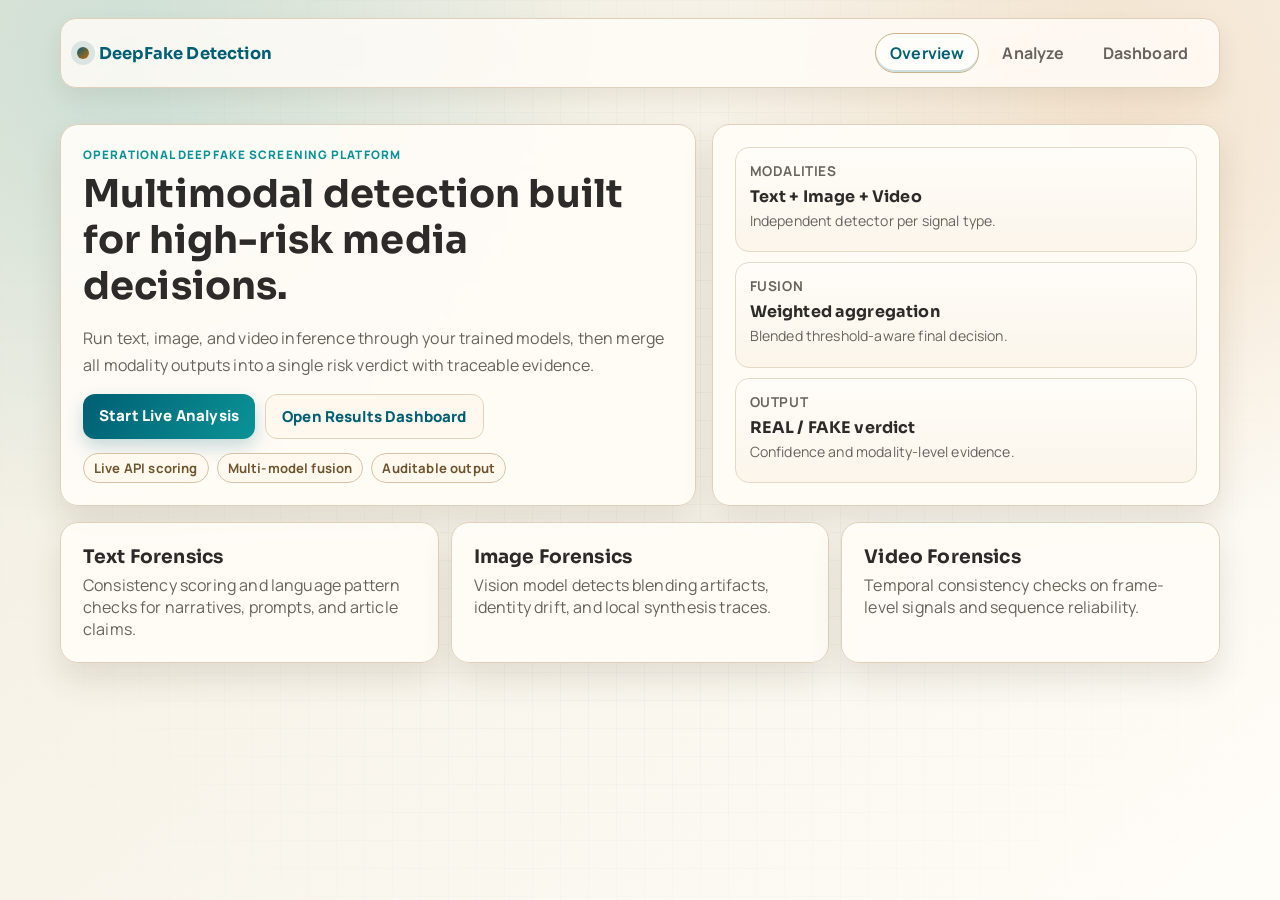
<file: DeepFake-main/app/frontend/index.html>
<!doctype html>
<html lang="en">

<head>
  <meta charset="UTF-8" />
  <meta name="viewport" content="width=device-width, initial-scale=1.0" />
  <title>DeepFake Detection | Multi-Modal Deepfake Detection</title>
  <link rel="preconnect" href="https://fonts.googleapis.com" />
  <link rel="preconnect" href="https://fonts.gstatic.com" crossorigin />
  <link
    href="https://fonts.googleapis.com/css2?family=Manrope:wght@400;500;600;700;800&family=Sora:wght@500;600;700&display=swap"
    rel="stylesheet" />
  <link rel="stylesheet" href="styles.css" />
</head>

<body class="page-intro">
  <header class="topbar">
    <div class="container topbar-inner">
      <a class="brand" href="index.html">
        <span class="brand-dot"></span>
        <span class="brand-text">DeepFake Detection</span>
      </a>
      <nav class="nav-links" aria-label="Primary">
        <a class="active" href="index.html">Overview</a>
        <a href="analysis.html">Analyze</a>
        <a href="dashboard.html">Dashboard</a>
      </nav>
    </div>
  </header>

  <main class="container">
    <section class="hero reveal">
      <article class="panel hero-copy">
        <p class="eyebrow">Operational deepfake screening platform</p>
        <h1>Multimodal detection built for high-risk media decisions.</h1>
        <p class="muted">
          Run text, image, and video inference through your trained models, then
          merge all modality outputs into a single risk verdict with
          traceable evidence.
        </p>
        <div class="actions">
          <a class="btn" href="analysis.html">Start Live Analysis</a>
          <a class="btn ghost" href="dashboard.html">Open Results Dashboard</a>
        </div>
        <div class="chip-row" role="list" aria-label="Capabilities">
          <span class="chip" role="listitem">Live API scoring</span>
          <span class="chip" role="listitem">Multi-model fusion</span>
          <span class="chip" role="listitem">Auditable output</span>
        </div>
      </article>

      <aside class="panel hero-stats">
        <article class="stat-card">
          <h3>Modalities</h3>
          <strong>Text + Image + Video</strong>
          <p>Independent detector per signal type.</p>
        </article>
        <article class="stat-card">
          <h3>Fusion</h3>
          <strong>Weighted aggregation</strong>
          <p>Blended threshold-aware final decision.</p>
        </article>
        <article class="stat-card">
          <h3>Output</h3>
          <strong>REAL / FAKE verdict</strong>
          <p>Confidence and modality-level evidence.</p>
        </article>
      </aside>
    </section>

    <section class="module-grid reveal">
      <article class="panel module-card">
        <h3>Text Forensics</h3>
        <p>
          Consistency scoring and language pattern checks for narratives,
          prompts, and article claims.
        </p>
      </article>
      <article class="panel module-card">
        <h3>Image Forensics</h3>
        <p>
          Vision model detects blending artifacts, identity drift, and local
          synthesis traces.
        </p>
      </article>
      <article class="panel module-card">
        <h3>Video Forensics</h3>
        <p>
          Temporal consistency checks on frame-level signals and sequence
          reliability.
        </p>
      </article>
    </section>
  </main>

  <script src="config.js?v=20260517"></script>
  <script src="script.js?v=20260517-4"></script>
</body>

</html>
</file>
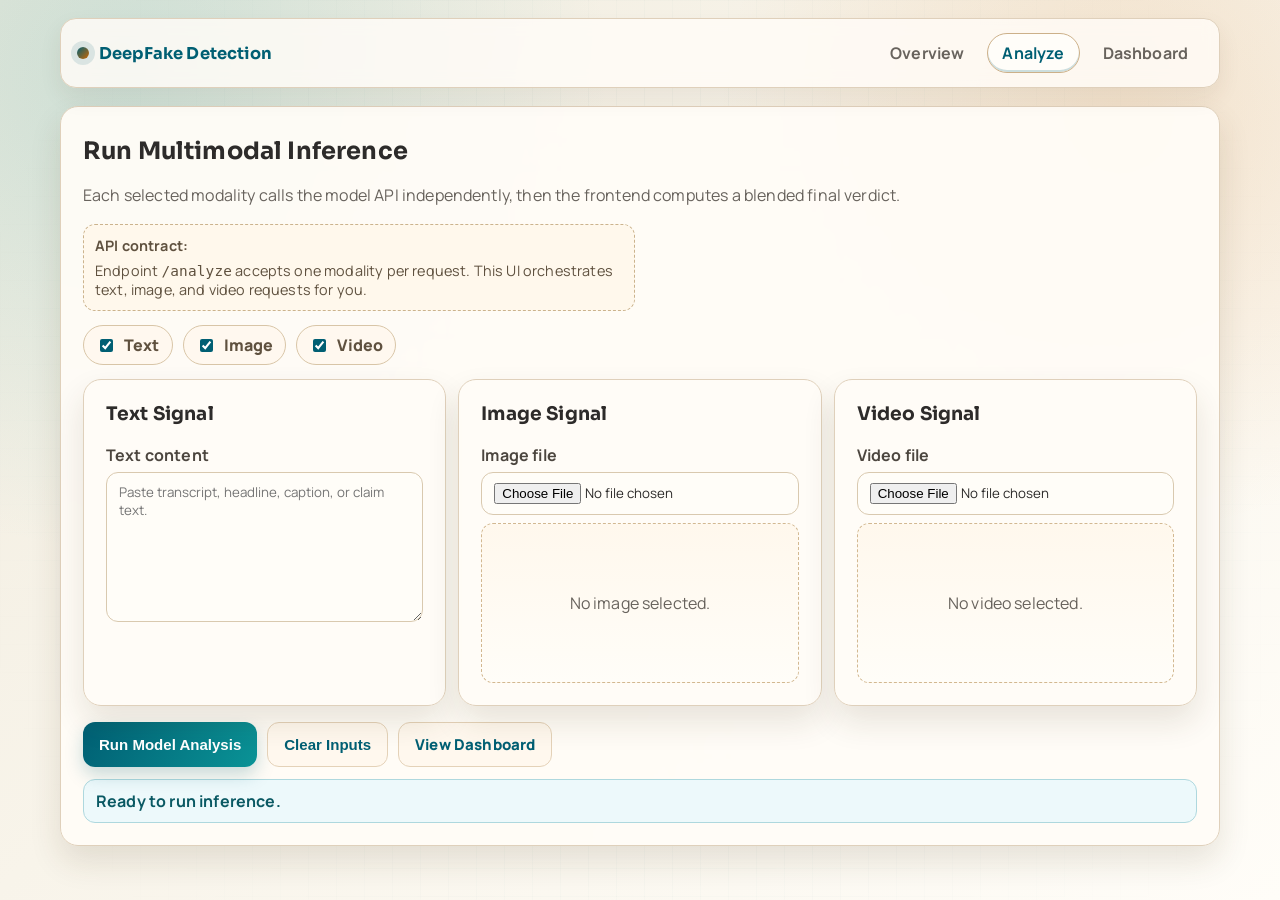
<file: DeepFake-main/app/frontend/analysis.html>
<!doctype html>
<html lang="en">

<head>
  <meta charset="UTF-8" />
  <meta name="viewport" content="width=device-width, initial-scale=1.0" />
  <title>DeepFake Detection | Live Analysis</title>
  <link rel="preconnect" href="https://fonts.googleapis.com" />
  <link rel="preconnect" href="https://fonts.gstatic.com" crossorigin />
  <link
    href="https://fonts.googleapis.com/css2?family=Manrope:wght@400;500;600;700;800&family=Sora:wght@500;600;700&display=swap"
    rel="stylesheet" />
  <link rel="stylesheet" href="styles.css" />
</head>

<body class="page-analysis">
  <header class="topbar">
    <div class="container topbar-inner">
      <a class="brand" href="index.html">
        <span class="brand-dot"></span>
        <span class="brand-text">DeepFake Detection</span>
      </a>
      <nav class="nav-links" aria-label="Primary">
        <a href="index.html">Overview</a>
        <a class="active" href="analysis.html">Analyze</a>
        <a href="dashboard.html">Dashboard</a>
      </nav>
    </div>
  </header>

  <main class="container">
    <section class="panel reveal">
      <div class="panel-header">
        <h1>Run Multimodal Inference</h1>
        <p class="muted">
          Each selected modality calls the model API independently, then the
          frontend computes a blended final verdict.
        </p>
      </div>

      <div class="settings-grid">
        <div class="note-box">
          <strong>API contract:</strong>
          <span>
            Endpoint <code>/analyze</code> accepts one modality per request.
            This UI orchestrates text, image, and video requests for you.
          </span>
        </div>
      </div>

      <div class="choice-row" aria-label="Select modalities">
        <label class="choice">
          <input id="useTextChoice" type="checkbox" checked />
          <span>Text</span>
        </label>
        <label class="choice">
          <input id="useImageChoice" type="checkbox" checked />
          <span>Image</span>
        </label>
        <label class="choice">
          <input id="useVideoChoice" type="checkbox" checked />
          <span>Video</span>
        </label>
      </div>

      <div class="analysis-grid">
        <article class="panel input-card">
          <h3>Text Signal</h3>
          <label class="field" for="textInput">
            <span>Text content</span>
            <textarea id="textInput" placeholder="Paste transcript, headline, caption, or claim text."></textarea>
          </label>
        </article>

        <article class="panel input-card">
          <h3>Image Signal</h3>
          <label class="field" for="imageInput">
            <span>Image file</span>
            <input id="imageInput" type="file" accept="image/*" />
          </label>
          <div id="imagePreview" class="preview">No image selected.</div>
        </article>

        <article class="panel input-card">
          <h3>Video Signal</h3>
          <label class="field" for="videoInput">
            <span>Video file</span>
            <input id="videoInput" type="file" accept="video/*" />
          </label>
          <div id="videoPreview" class="preview">No video selected.</div>
        </article>
      </div>

      <div class="actions">
        <button id="runAnalysisBtn" class="btn">Run Model Analysis</button>
        <button id="clearBtn" class="btn ghost" type="button">Clear Inputs</button>
        <a id="viewDashboardBtn" class="btn ghost" href="dashboard.html">View Dashboard</a>
      </div>

      <div id="statusMessage" class="status-banner info" aria-live="polite">
        Ready to run inference.
      </div>
      <div id="analysisQuickResult" class="quick-result" hidden></div>
    </section>
  </main>

  <script src="config.js?v=20260517"></script>
  <script src="script.js?v=20260517-4"></script>
</body>

</html>
</file>
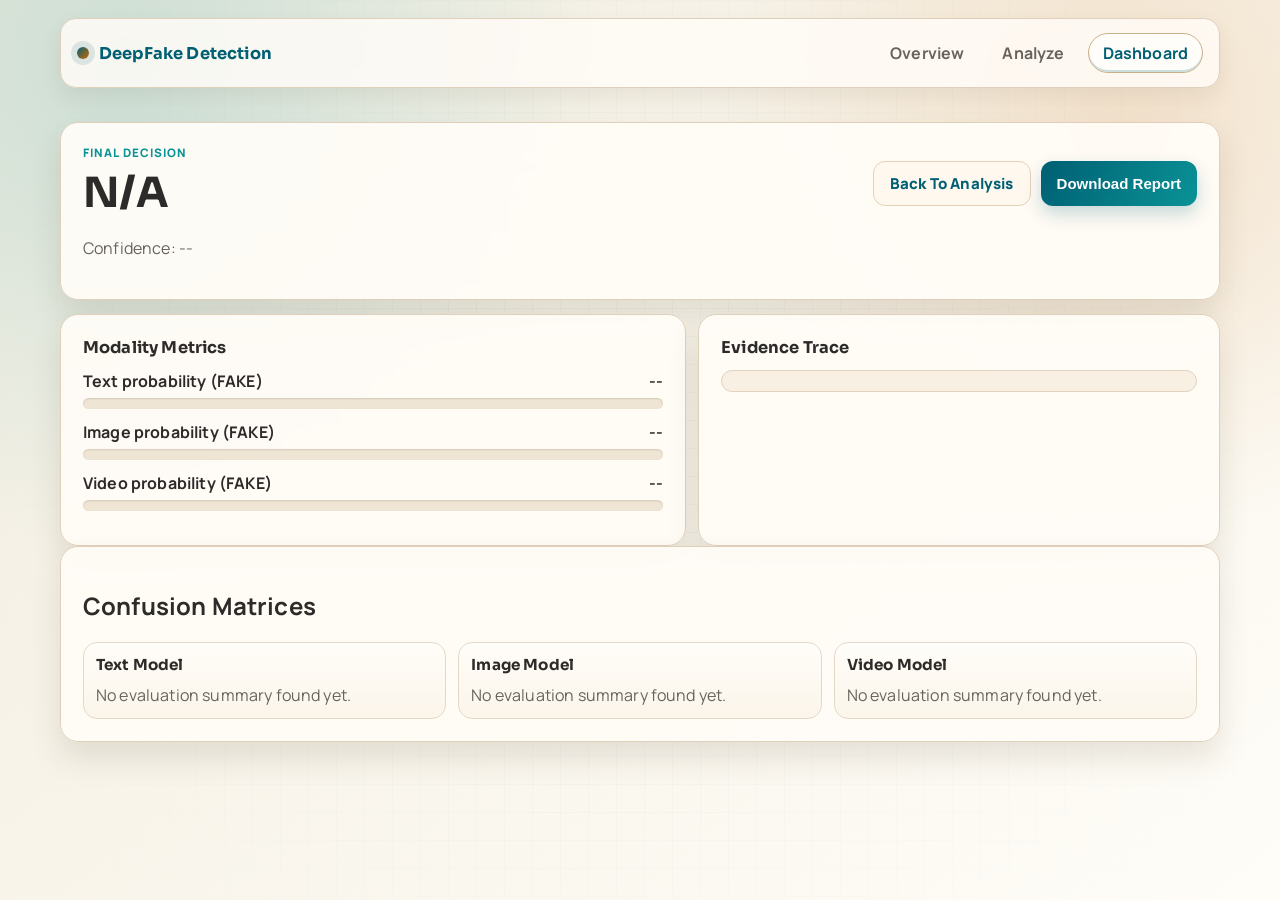
<file: DeepFake-main/app/frontend/dashboard.html>
<!doctype html>
<html lang="en">

<head>
  <meta charset="UTF-8" />
  <meta name="viewport" content="width=device-width, initial-scale=1.0" />
  <title>DeepFake Detection | Decision Dashboard</title>
  <link rel="preconnect" href="https://fonts.googleapis.com" />
  <link rel="preconnect" href="https://fonts.gstatic.com" crossorigin />
  <link
    href="https://fonts.googleapis.com/css2?family=Manrope:wght@400;500;600;700;800&family=Sora:wght@500;600;700&display=swap"
    rel="stylesheet" />
  <link rel="stylesheet" href="styles.css" />
</head>

<body class="page-dashboard">
  <header class="topbar">
    <div class="container topbar-inner">
      <a class="brand" href="index.html">
        <span class="brand-dot"></span>
        <span class="brand-text">DeepFake Detection</span>
      </a>
      <nav class="nav-links" aria-label="Primary">
        <a href="index.html">Overview</a>
        <a href="analysis.html">Analyze</a>
        <a class="active" href="dashboard.html">Dashboard</a>
      </nav>
    </div>
  </header>

  <main class="container">
    <section class="panel verdict-panel reveal">
      <div>
        <p class="eyebrow">Final Decision</p>
        <h1 id="overallVerdict" class="verdict">N/A</h1>
        <p id="overallConfidence" class="muted">Confidence: --</p>
      </div>
      <div class="actions">
        <a class="btn ghost" href="analysis.html">Back To Analysis</a>
        <button id="downloadBtn" class="btn" type="button">Download Report</button>
      </div>
    </section>

    <section class="dashboard-grid reveal">
      <article class="panel">
        <h2>Modality Metrics</h2>

        <div class="metric" id="metricText">
          <div class="metric-label">
            <span>Text probability (FAKE)</span>
            <strong id="textScoreLabel">--</strong>
          </div>
          <div class="bar"><span id="textBar"></span></div>
        </div>

        <div class="metric" id="metricImage">
          <div class="metric-label">
            <span>Image probability (FAKE)</span>
            <strong id="imageScoreLabel">--</strong>
          </div>
          <div class="bar"><span id="imageBar"></span></div>
        </div>

        <div class="metric" id="metricVideo">
          <div class="metric-label">
            <span>Video probability (FAKE)</span>
            <strong id="videoScoreLabel">--</strong>
          </div>
          <div class="bar"><span id="videoBar"></span></div>
        </div>
      </article>

      <article class="panel">
        <h2>Evidence Trace</h2>
        <ul id="insightsList" class="summary-list"></ul>
        <div id="requestMeta" class="meta-box"></div>
      </article>
    </section>

    <section class="panel reveal">
      <h2>Confusion Matrices</h2>
      <div class="cm-grid">
        <article class="cm-card">
          <h3>Text Model</h3>
          <div id="cmText" class="cm-wrap"></div>
        </article>
        <article class="cm-card">
          <h3>Image Model</h3>
          <div id="cmImage" class="cm-wrap"></div>
        </article>
        <article class="cm-card">
          <h3>Video Model</h3>
          <div id="cmVideo" class="cm-wrap"></div>
        </article>
      </div>
    </section>
  </main>

  <script src="config.js?v=20260517"></script>
  <script src="script.js?v=20260517-4"></script>
</body>

</html>
</file>
<file: DeepFake-main/app/frontend/styles.css>
:root {
  --bg-a: #f1ecdf;
  --bg-b: #f8f4ea;
  --bg-c: #fffdf8;
  --panel: rgba(255, 252, 247, 0.94);
  --panel-soft: #f8f0e3;
  --line: #dfd0bb;
  --line-strong: #ccb089;
  --text: #2d2b2a;
  --muted: #68635d;
  --accent: #005f73;
  --accent-strong: #0a9396;
  --accent-hot: #ca6702;
  --accent-soft: rgba(10, 147, 150, 0.12);
  --danger: #b22222;
  --success: #2b7a4b;
  --shadow: 0 16px 32px rgba(67, 47, 19, 0.12);
  --shadow-soft: 0 10px 22px rgba(72, 53, 28, 0.08);
}

* {
  box-sizing: border-box;
}

html,
body {
  margin: 0;
  padding: 0;
}

body {
  font-family: "Manrope", "Segoe UI", sans-serif;
  color: var(--text);
  background:
    radial-gradient(circle at 10% 8%, rgba(10, 147, 150, 0.16), transparent 34%),
    radial-gradient(circle at 88% 14%, rgba(202, 103, 2, 0.14), transparent 30%),
    linear-gradient(140deg, var(--bg-a), var(--bg-b) 45%, var(--bg-c));
  min-height: 100vh;
  letter-spacing: 0.01em;
}

body::before {
  content: "";
  position: fixed;
  inset: 0;
  pointer-events: none;
  background-image: linear-gradient(rgba(0, 95, 115, 0.03) 1px, transparent 1px),
    linear-gradient(90deg, rgba(0, 95, 115, 0.03) 1px, transparent 1px);
  background-size: 28px 28px;
  mask-image: radial-gradient(circle at center, #000 30%, transparent 90%);
  z-index: -1;
}

.container {
  width: min(1160px, 94%);
  margin: 0 auto;
}

.topbar {
  padding: 18px 0;
  position: sticky;
  top: 0;
  z-index: 20;
}

.topbar-inner {
  display: flex;
  align-items: center;
  justify-content: space-between;
  gap: 16px;
  padding: 14px 16px;
  border: 1px solid var(--line);
  border-radius: 16px;
  background: rgba(255, 252, 247, 0.84);
  box-shadow: var(--shadow-soft);
  backdrop-filter: blur(8px);
}

.brand {
  display: inline-flex;
  align-items: center;
  gap: 10px;
  text-decoration: none;
}

.brand-dot {
  width: 12px;
  height: 12px;
  border-radius: 50%;
  background: linear-gradient(135deg, var(--accent), var(--accent-hot));
  box-shadow: 0 0 0 6px rgba(0, 95, 115, 0.12);
}

.brand-text {
  font-family: "Sora", sans-serif;
  font-size: 1.02rem;
  font-weight: 700;
  color: var(--accent);
}

.nav-links {
  display: flex;
  gap: 8px;
  flex-wrap: wrap;
}

.nav-links a {
  text-decoration: none;
  color: var(--muted);
  font-weight: 700;
  border-radius: 999px;
  border: 1px solid transparent;
  padding: 8px 14px;
  transition: all 0.2s ease;
}

.nav-links a:hover,
.nav-links a.active {
  color: var(--accent);
  border-color: var(--line-strong);
  background: #fffdf9;
  box-shadow: inset 0 -2px 0 rgba(0, 95, 115, 0.2);
}

.panel {
  border: 1px solid var(--line);
  border-radius: 18px;
  padding: 22px;
  background: var(--panel);
  box-shadow: var(--shadow);
  backdrop-filter: blur(3px);
}

.hero {
  margin-top: 18px;
  display: grid;
  grid-template-columns: 1.25fr 1fr;
  gap: 16px;
}

.hero-copy h1,
.panel-header h1,
.verdict-panel h1 {
  font-family: "Sora", sans-serif;
  margin: 8px 0 12px;
  line-height: 1.2;
}

.hero-copy h1 {
  font-size: clamp(1.5rem, 3vw, 2.4rem);
}

.eyebrow {
  margin: 0;
  text-transform: uppercase;
  letter-spacing: 1.1px;
  font-size: 0.73rem;
  color: var(--accent-strong);
  font-weight: 800;
}

.muted {
  color: var(--muted);
  line-height: 1.65;
}

.actions {
  margin-top: 16px;
  display: flex;
  gap: 10px;
  flex-wrap: wrap;
}

.btn {
  border: none;
  border-radius: 12px;
  padding: 11px 16px;
  font-size: 0.94rem;
  font-weight: 800;
  text-decoration: none;
  color: #fff;
  background: linear-gradient(120deg, var(--accent), var(--accent-strong));
  box-shadow: 0 8px 18px rgba(0, 95, 115, 0.22);
  cursor: pointer;
  transition: transform 0.2s ease, box-shadow 0.2s ease, filter 0.2s ease;
}

.btn:hover {
  transform: translateY(-2px);
  box-shadow: 0 13px 24px rgba(0, 95, 115, 0.28);
  filter: saturate(1.08);
}

.btn.ghost {
  color: var(--accent);
  background: #fff8ee;
  border: 1px solid #e4d2b8;
  box-shadow: none;
}

.btn:disabled {
  opacity: 0.6;
  cursor: not-allowed;
  transform: none;
}

.btn:focus-visible,
.nav-links a:focus-visible,
input:focus-visible,
textarea:focus-visible {
  outline: 2px solid rgba(10, 147, 150, 0.5);
  outline-offset: 2px;
}

.chip-row {
  margin-top: 14px;
  display: flex;
  gap: 8px;
  flex-wrap: wrap;
}

.chip {
  display: inline-flex;
  align-items: center;
  padding: 5px 10px;
  border-radius: 999px;
  border: 1px solid #d7c2a4;
  background: #fff9f0;
  color: #6f542d;
  font-size: 0.82rem;
  font-weight: 700;
}

.hero-stats {
  display: grid;
  gap: 10px;
}

.stat-card {
  border: 1px solid #e4d8c6;
  border-radius: 14px;
  padding: 14px;
  background: linear-gradient(180deg, #fffdf9, #fbf5ea);
  box-shadow: inset 0 1px 0 rgba(255, 255, 255, 0.85);
}

.stat-card h3 {
  margin: 0 0 6px;
  font-size: 0.85rem;
  color: var(--muted);
  text-transform: uppercase;
  letter-spacing: 0.6px;
}

.stat-card strong {
  display: block;
  font-family: "Sora", sans-serif;
  margin-bottom: 4px;
}

.stat-card p {
  margin: 0;
  color: var(--muted);
  font-size: 0.88rem;
}

.module-grid {
  margin-top: 16px;
  display: grid;
  grid-template-columns: repeat(3, 1fr);
  gap: 12px;
}

.module-card h3 {
  margin: 0 0 6px;
  font-family: "Sora", sans-serif;
}

.module-card {
  transition: transform 0.2s ease, box-shadow 0.2s ease, border-color 0.2s ease;
}

.module-card:hover {
  transform: translateY(-3px);
  border-color: var(--line-strong);
  box-shadow: 0 15px 28px rgba(67, 47, 19, 0.14);
}

.module-card p {
  margin: 0;
  color: var(--muted);
}

.settings-grid {
  margin-top: 12px;
  display: grid;
  grid-template-columns: 1fr 1fr;
  gap: 10px;
}

.field {
  display: block;
}

.field>span {
  display: block;
  margin-bottom: 6px;
  font-weight: 700;
  color: #4c463f;
}

input[type="url"],
input[type="file"],
textarea {
  width: 100%;
  border: 1px solid #d9c9af;
  border-radius: 12px;
  padding: 10px 12px;
  font-family: inherit;
  background: #fffdf8;
  transition: border-color 0.18s ease, box-shadow 0.18s ease;
}

input[type="url"]:focus,
input[type="file"]:focus,
textarea:focus {
  border-color: var(--line-strong);
  box-shadow: 0 0 0 3px var(--accent-soft);
}

textarea {
  min-height: 150px;
  resize: vertical;
}

.note-box {
  border: 1px dashed #cbb38d;
  border-radius: 12px;
  padding: 11px;
  background: #fff8ec;
  color: #5f513f;
  display: flex;
  flex-direction: column;
  gap: 6px;
  font-size: 0.9rem;
}

.choice-row {
  margin: 14px 0;
  display: flex;
  gap: 10px;
  flex-wrap: wrap;
}

.choice {
  display: inline-flex;
  align-items: center;
  gap: 8px;
  border: 1px solid #d8c5a7;
  border-radius: 999px;
  padding: 8px 12px;
  background: #fff8ef;
  color: #5f513f;
  font-weight: 800;
  transition: border-color 0.2s ease, transform 0.2s ease;
}

.choice:hover {
  border-color: var(--line-strong);
  transform: translateY(-1px);
}

.choice input {
  accent-color: var(--accent);
}

.analysis-grid {
  display: grid;
  grid-template-columns: repeat(3, 1fr);
  gap: 12px;
}

.input-card h3 {
  margin-top: 0;
  font-family: "Sora", sans-serif;
}

.preview {
  margin-top: 8px;
  border: 1px dashed #d2b891;
  border-radius: 12px;
  min-height: 160px;
  display: grid;
  place-items: center;
  color: var(--muted);
  background: linear-gradient(180deg, #fff8ed, #fffdf8);
  overflow: hidden;
}

.preview img,
.preview video {
  width: 100%;
  height: 100%;
  object-fit: cover;
}

.status-banner {
  margin-top: 12px;
  border-radius: 12px;
  padding: 10px 12px;
  font-weight: 700;
}

.status-banner.info {
  background: #edf9fb;
  color: #0a5963;
  border: 1px solid #aed8de;
}

.status-banner.success {
  background: #eaf7ee;
  color: #235f3e;
  border: 1px solid #add6ba;
}

.status-banner.error {
  background: #fff2f2;
  color: #8c1e1e;
  border: 1px solid #efbbbb;
}

.quick-result {
  margin-top: 12px;
  border: 1px solid #dec6a1;
  background: linear-gradient(180deg, #fff9ee, #fffdf8);
  border-radius: 12px;
  padding: 10px 12px;
}

.result-pill {
  display: inline-block;
  margin-left: 8px;
  padding: 3px 8px;
  border-radius: 999px;
  border: 1px solid #d7c4a7;
  background: #fff;
}

.verdict-panel {
  margin-top: 16px;
  display: flex;
  justify-content: space-between;
  gap: 16px;
  align-items: flex-start;
  flex-wrap: wrap;
}

.verdict {
  margin: 4px 0 6px;
  font-size: clamp(1.8rem, 4vw, 2.6rem);
}

.verdict.fake {
  color: var(--danger);
}

.verdict.real {
  color: var(--success);
}

.dashboard-grid {
  margin-top: 14px;
  display: grid;
  grid-template-columns: 1.2fr 1fr;
  gap: 12px;
}

.dashboard-grid h2 {
  margin: 0 0 12px;
  font-family: "Sora", sans-serif;
  font-size: 1.02rem;
}

.metric {
  margin: 12px 0;
}

.metric-label {
  display: flex;
  justify-content: space-between;
  margin-bottom: 6px;
  font-weight: 700;
}

.bar {
  height: 11px;
  border-radius: 999px;
  background: #efe5d4;
  overflow: hidden;
  box-shadow: inset 0 1px 2px rgba(80, 58, 30, 0.16);
}

.bar span {
  display: block;
  height: 100%;
  width: 0;
  border-radius: inherit;
  background: linear-gradient(120deg, var(--accent), var(--accent-hot));
  transition: width 0.4s ease;
  position: relative;
}

.bar span::after {
  content: "";
  position: absolute;
  inset: 0;
  background: linear-gradient(90deg, transparent, rgba(255, 255, 255, 0.45), transparent);
  transform: translateX(-100%);
  animation: barSheen 2.4s ease-in-out infinite;
}

.summary-list {
  margin: 0;
  padding-left: 18px;
  color: #4c463f;
  line-height: 1.6;
}

.meta-box {
  margin-top: 12px;
  border: 1px solid #e0d2bf;
  background: var(--panel-soft);
  border-radius: 12px;
  padding: 10px;
  color: #5d564d;
  font-size: 0.9rem;
}

.cm-grid {
  display: grid;
  grid-template-columns: repeat(3, 1fr);
  gap: 12px;
}

.cm-card {
  border: 1px solid #e4d8c6;
  border-radius: 14px;
  padding: 12px;
  background: linear-gradient(180deg, #fffdf9, #fbf5ea);
  box-shadow: inset 0 1px 0 rgba(255, 255, 255, 0.85);
}

.cm-card h3 {
  margin: 0 0 10px;
  font-family: "Sora", sans-serif;
  font-size: 0.95rem;
}

.cm-wrap {
  display: grid;
  gap: 8px;
}

.cm-meta {
  color: var(--muted);
  font-size: 0.8rem;
  word-break: break-word;
}

.cm-table {
  width: 100%;
  border-collapse: collapse;
  font-size: 0.86rem;
}

.cm-table th,
.cm-table td {
  border: 1px solid #dccab1;
  padding: 6px 8px;
  text-align: center;
}

.cm-table td {
  font-variant-numeric: tabular-nums;
}

.cm-table thead th {
  background: #f8eedf;
  font-weight: 800;
}

.cm-table tbody th {
  background: #fcf4e8;
  text-align: left;
}

.cm-empty {
  margin: 0;
  color: var(--muted);
}

.cm-stats {
  display: grid;
  grid-template-columns: 1fr;
  gap: 6px;
}

.cm-stat {
  display: flex;
  align-items: center;
  justify-content: space-between;
  gap: 10px;
  border: 1px solid #e0d2bf;
  border-radius: 10px;
  background: linear-gradient(180deg, #fff8ee, #fffdf8);
  padding: 7px 9px;
}

.cm-stat span {
  color: #5e564c;
  font-size: 0.82rem;
}

.cm-stat strong {
  font-family: "Sora", sans-serif;
  font-size: 0.86rem;
  color: var(--accent);
}

.reveal {
  opacity: 0;
  transform: translateY(14px);
}

.reveal.reveal-active {
  animation: revealUp 0.55s ease forwards;
}

@keyframes barSheen {
  0% {
    transform: translateX(-100%);
  }

  45% {
    transform: translateX(120%);
  }

  100% {
    transform: translateX(120%);
  }
}

@keyframes revealUp {
  to {
    opacity: 1;
    transform: translateY(0);
  }
}

@media (max-width: 980px) {

  .hero,
  .module-grid,
  .analysis-grid,
  .dashboard-grid,
  .settings-grid,
  .cm-grid {
    grid-template-columns: 1fr;
  }
}

@media (max-width: 640px) {
  .topbar {
    position: static;
  }

  .topbar-inner {
    flex-direction: column;
    align-items: flex-start;
  }

  .nav-links {
    width: 100%;
  }

  .nav-links a {
    flex: 1;
    text-align: center;
  }

  .actions {
    flex-direction: column;
  }

  .btn,
  .btn.ghost {
    width: 100%;
    text-align: center;
  }
}
</file>
